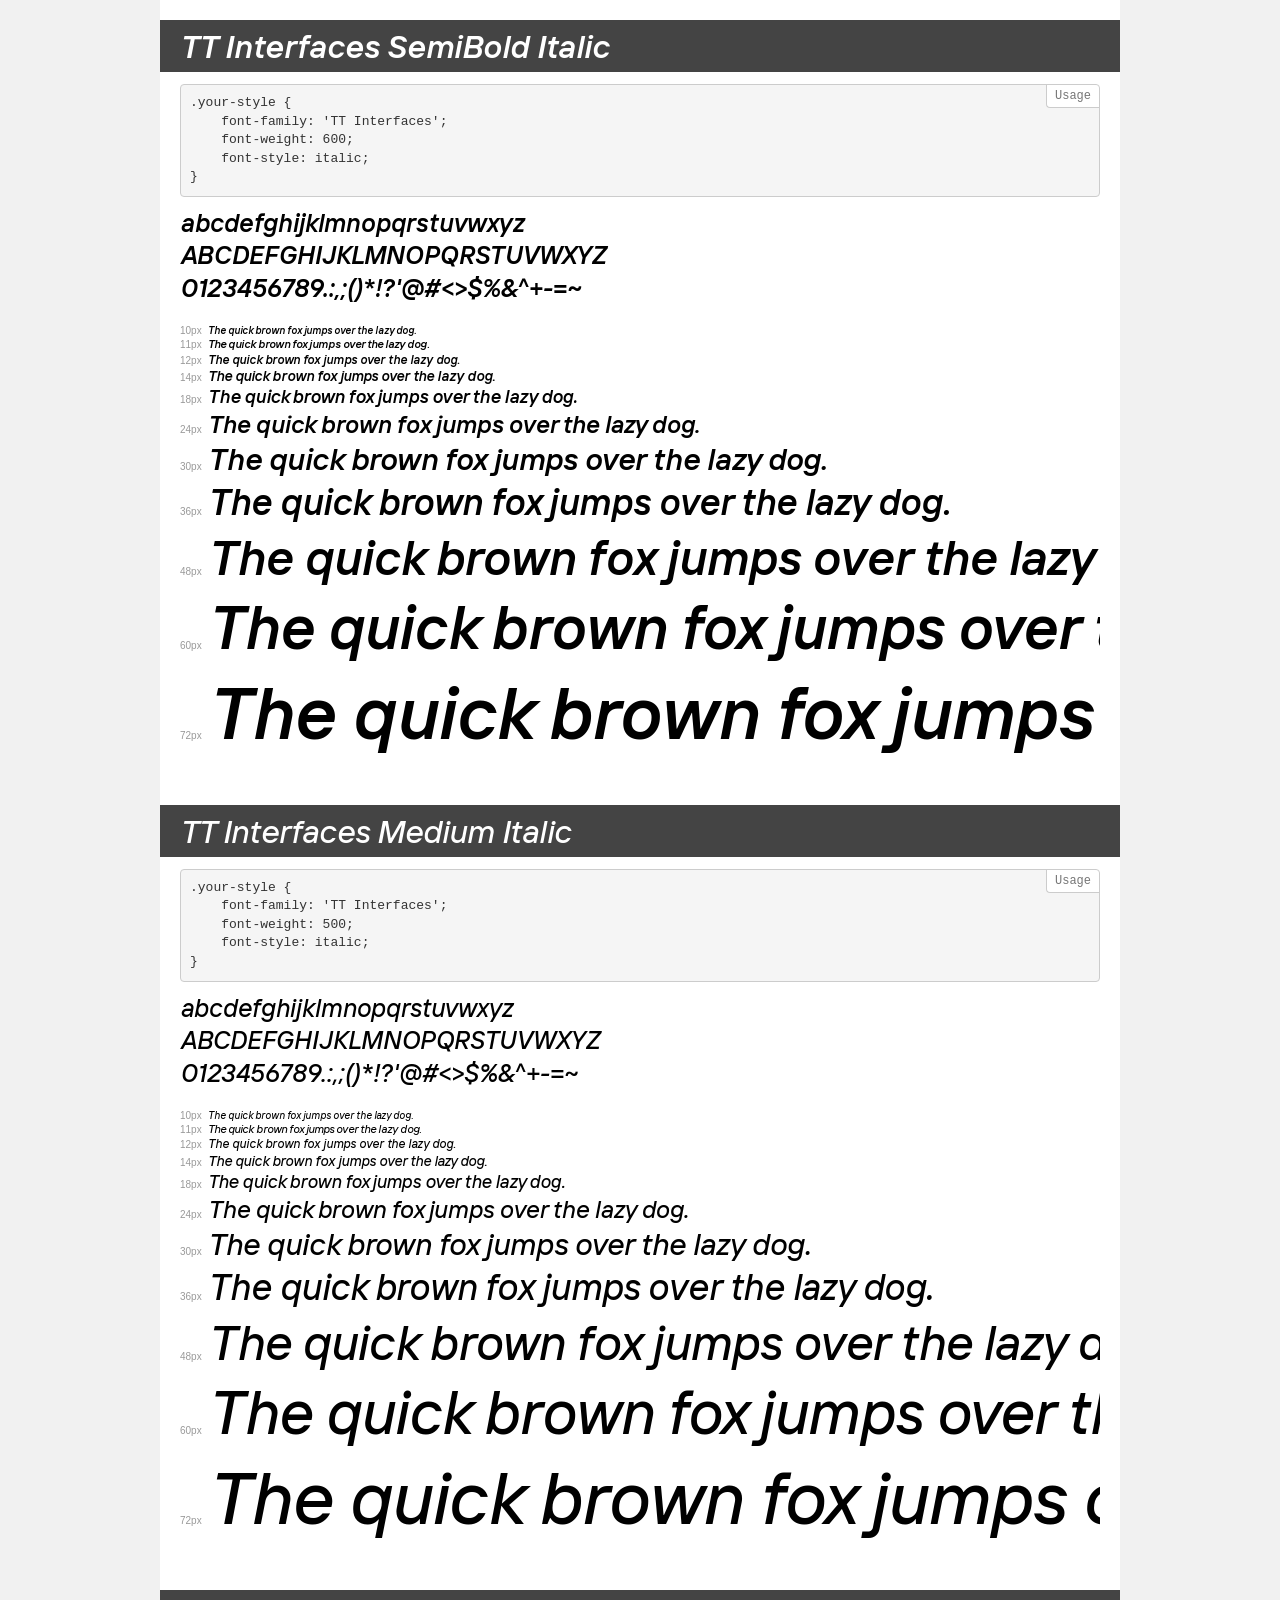
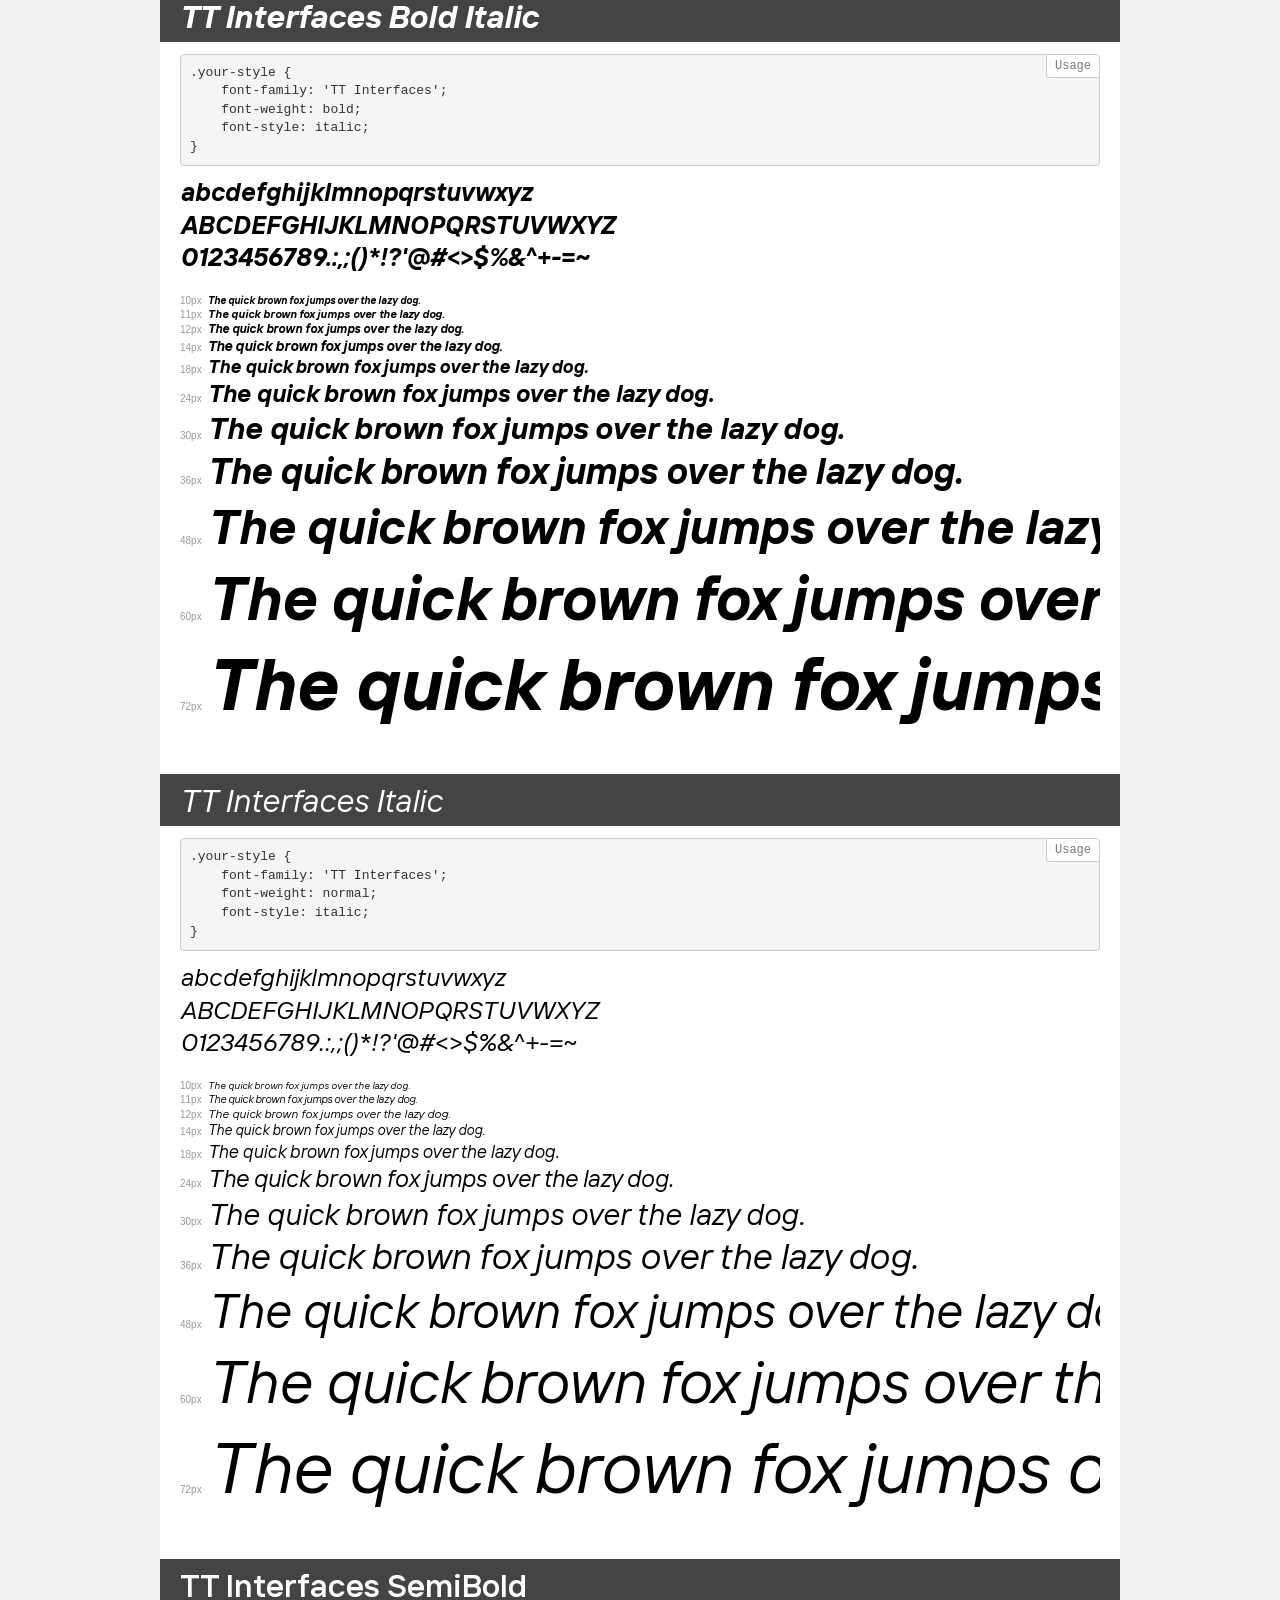
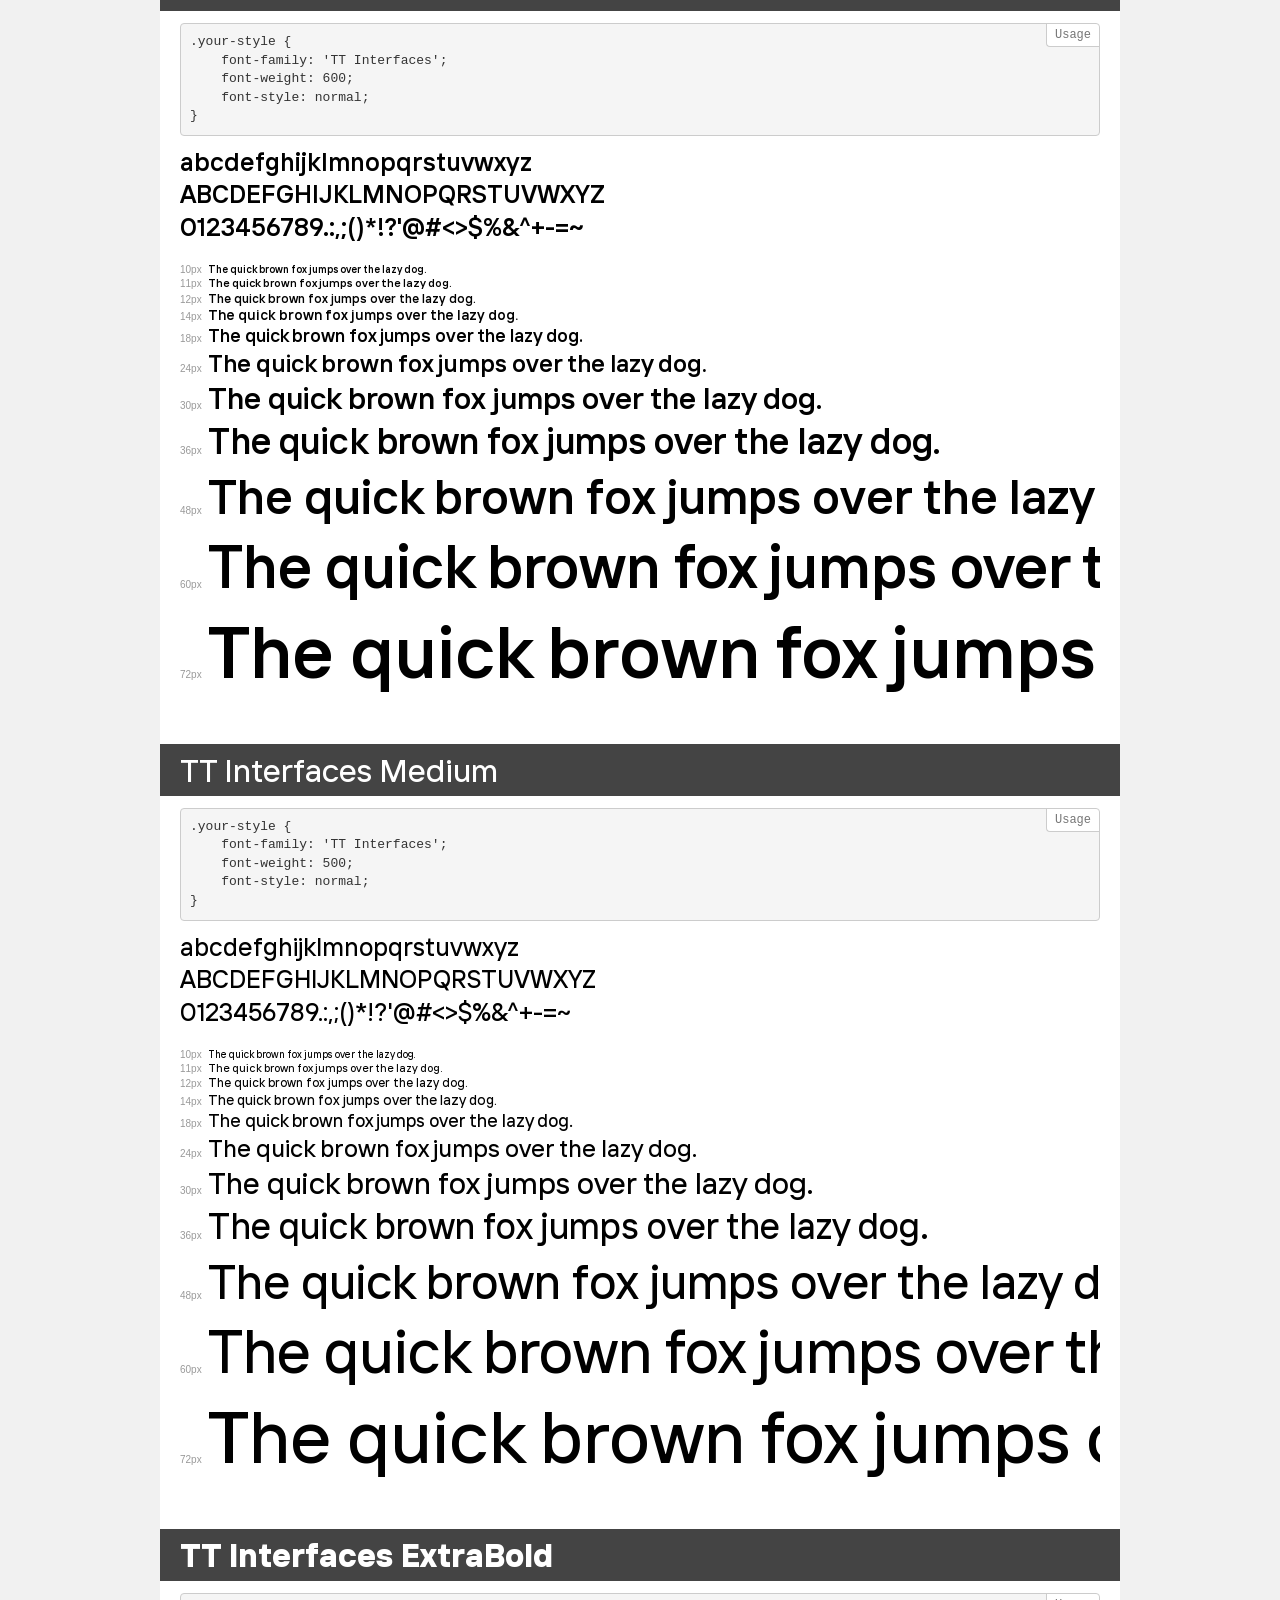
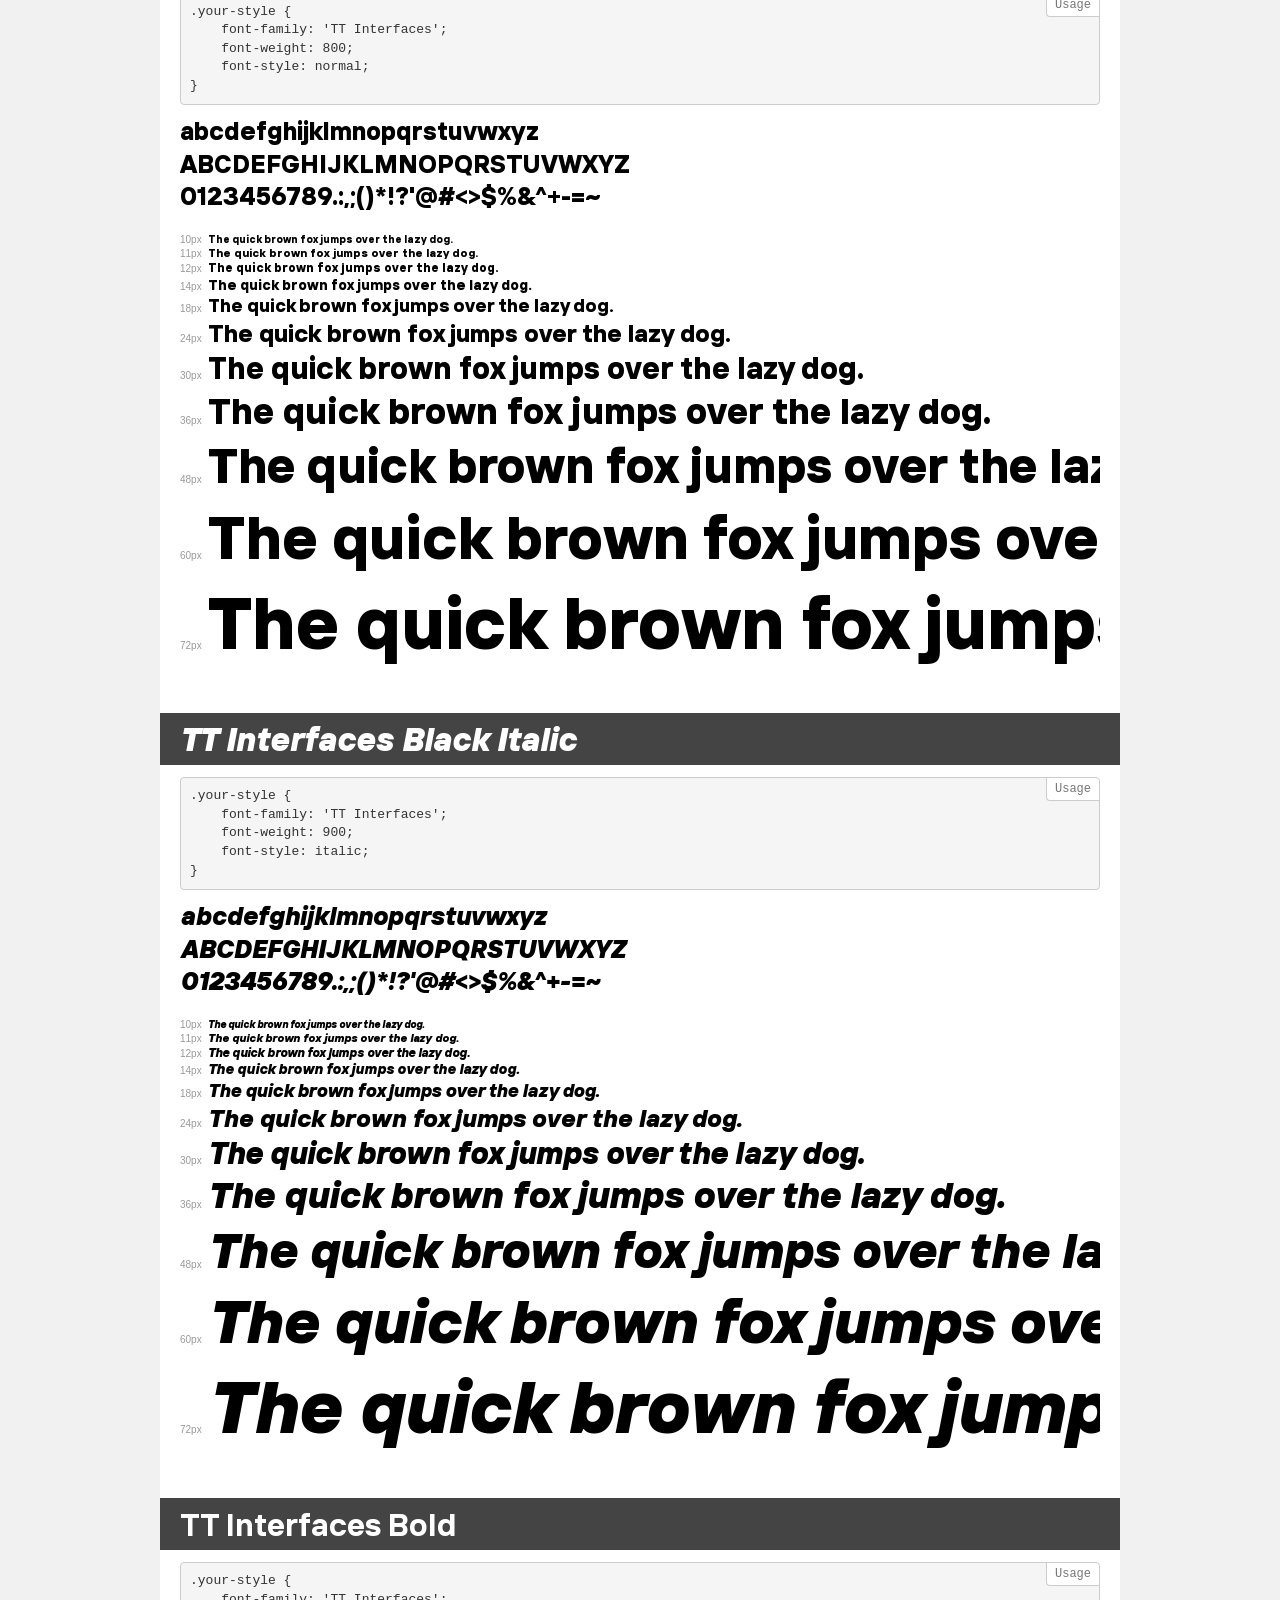
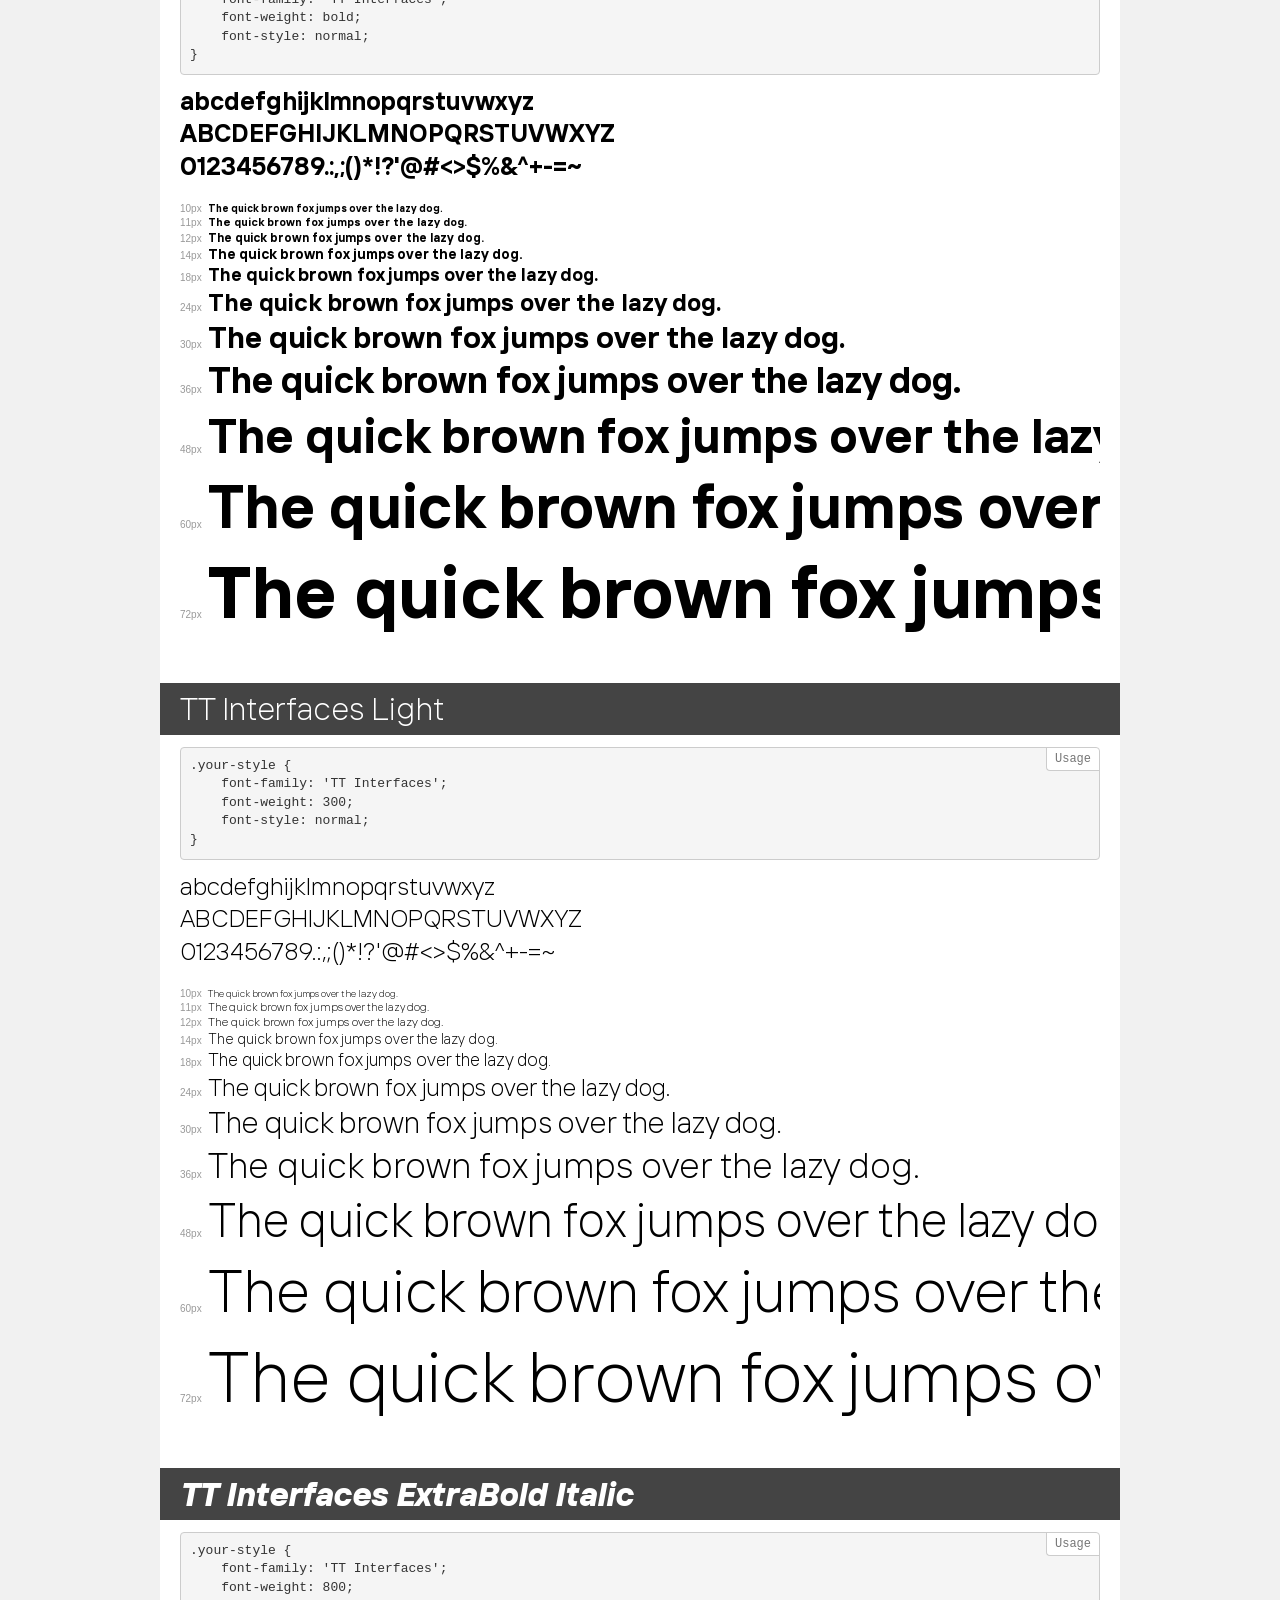
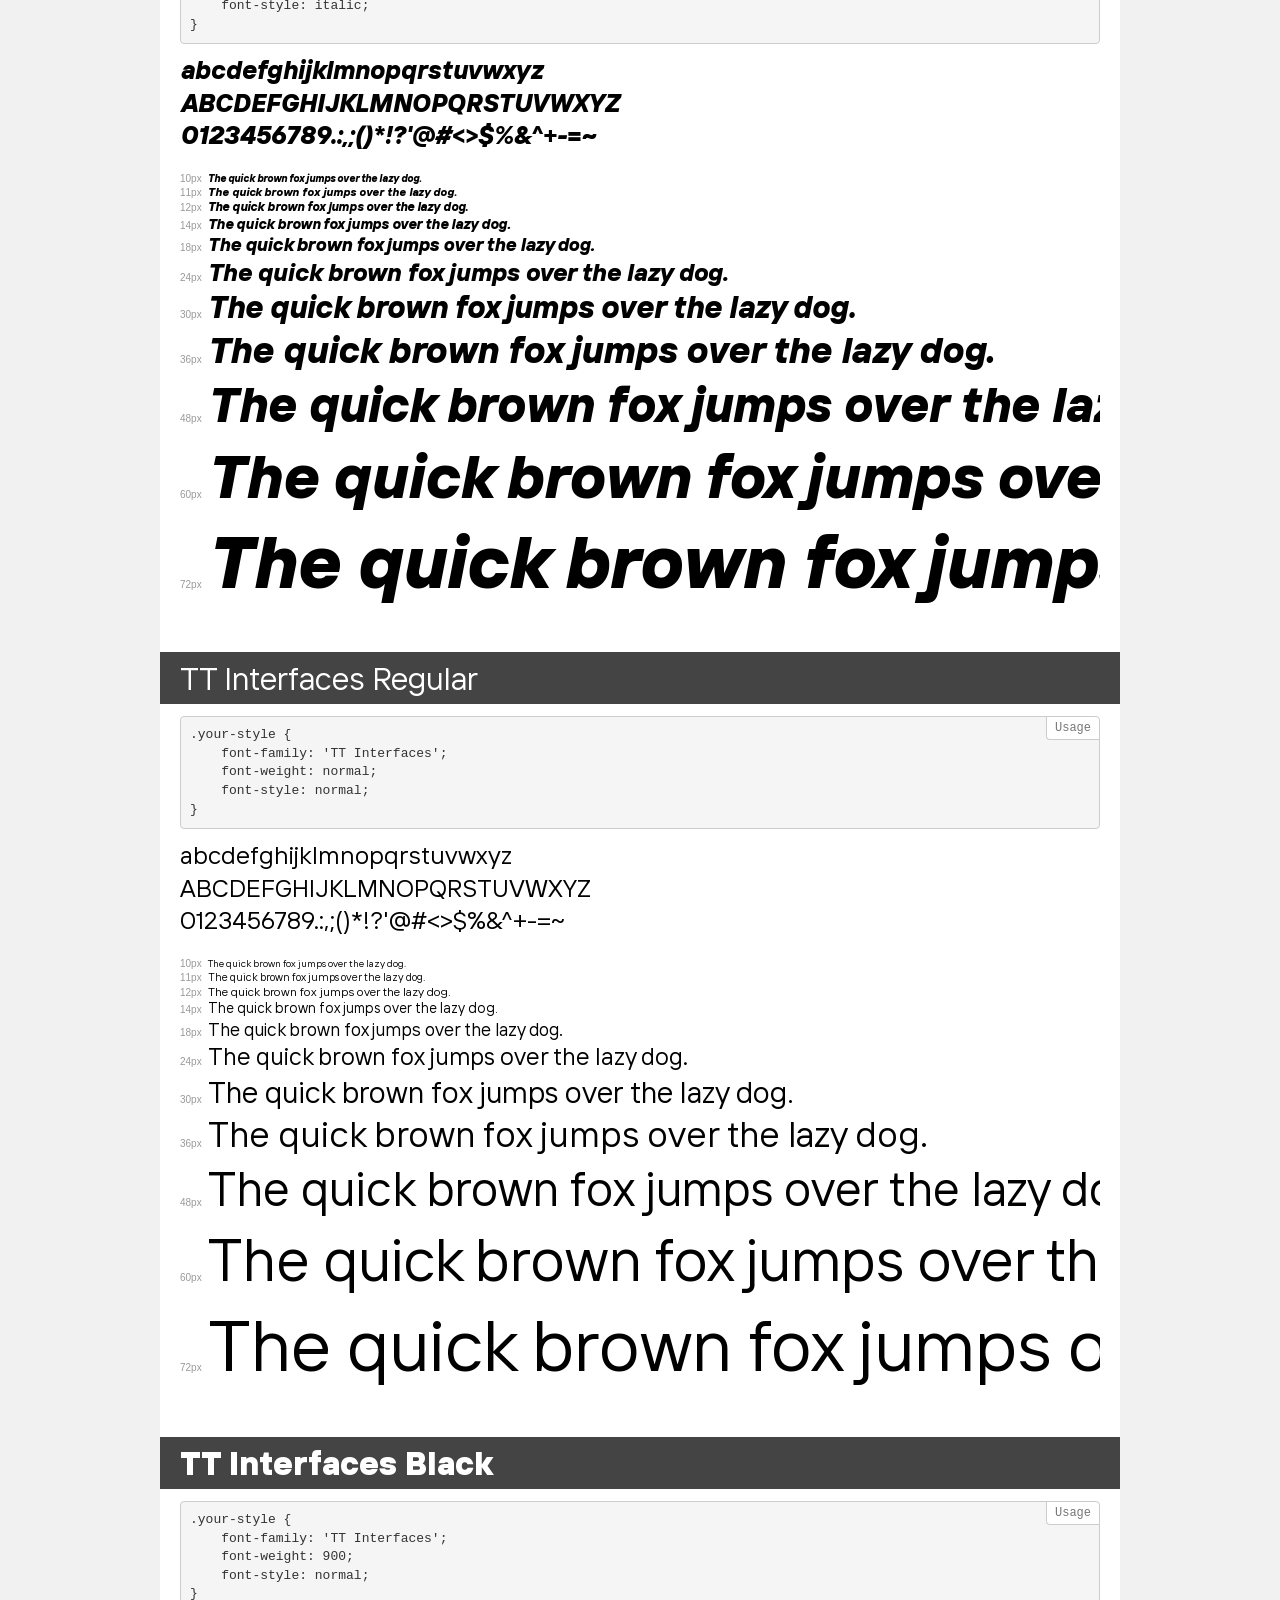
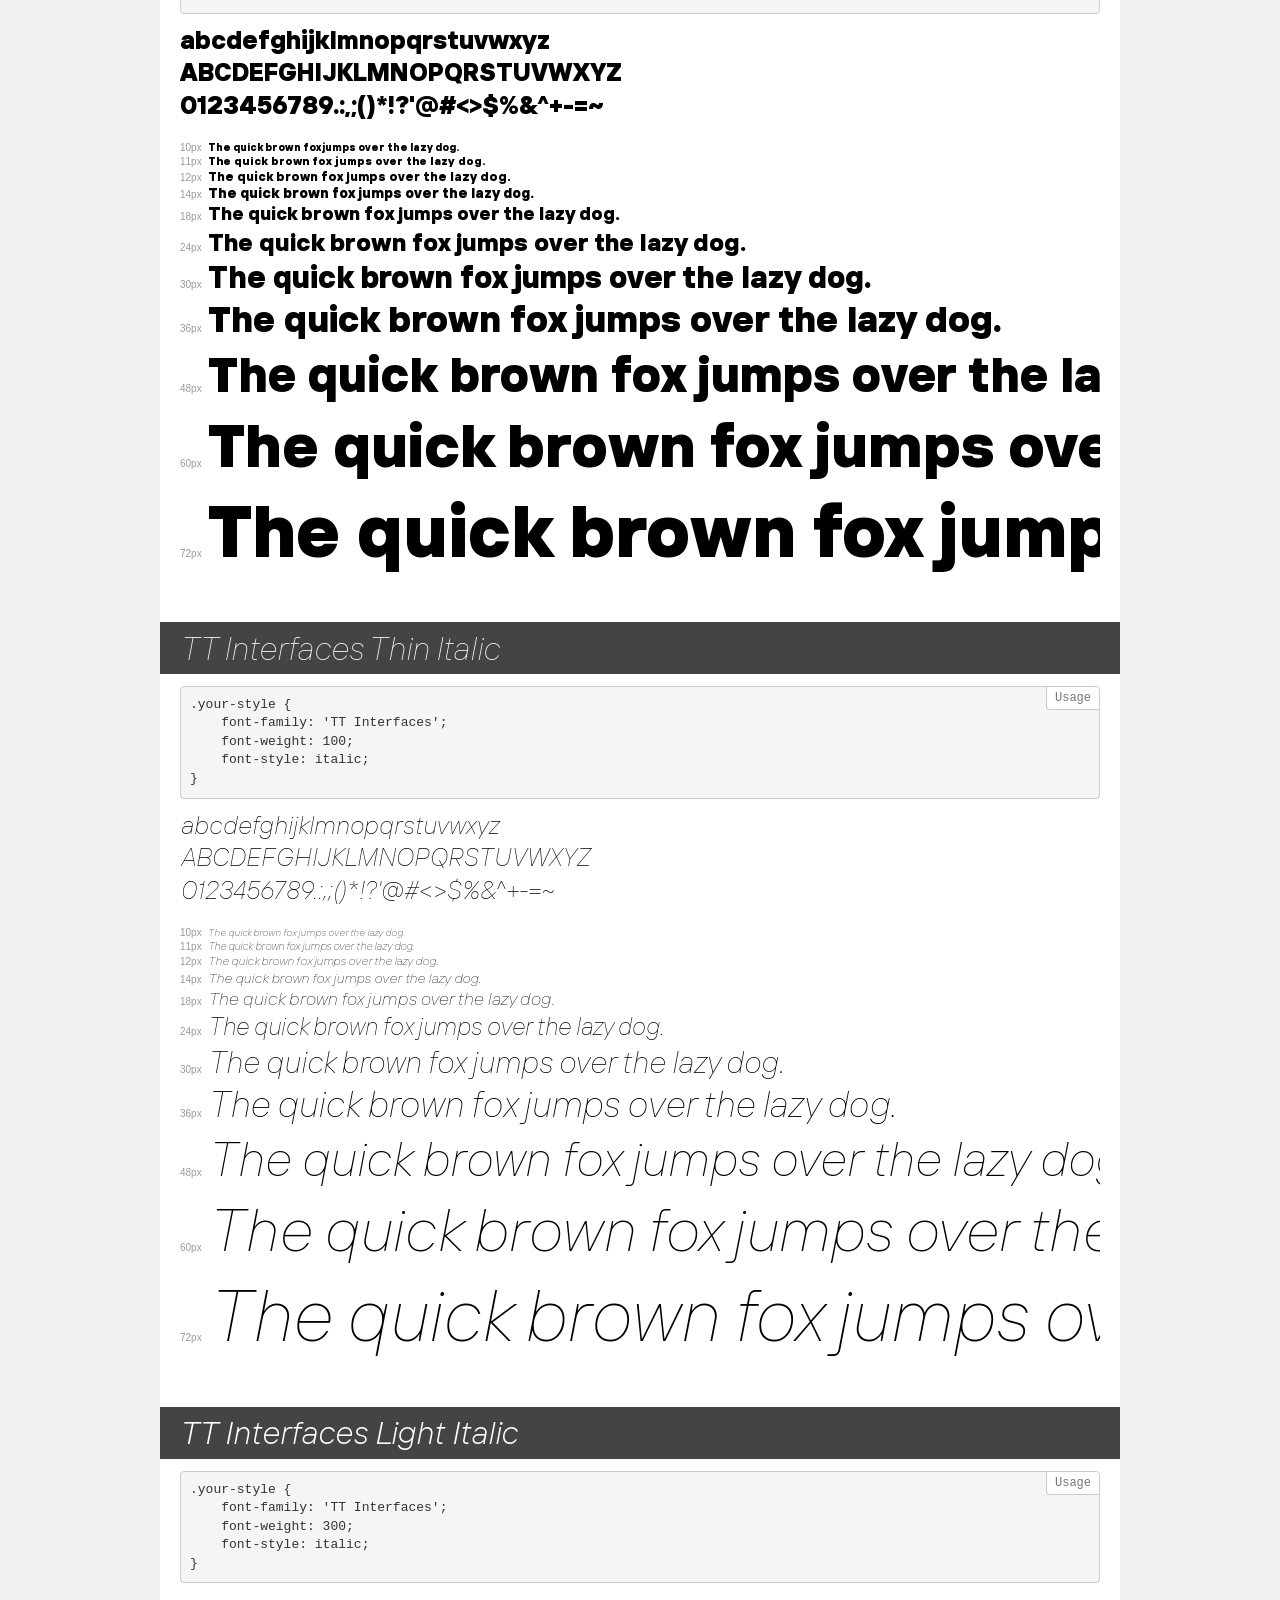
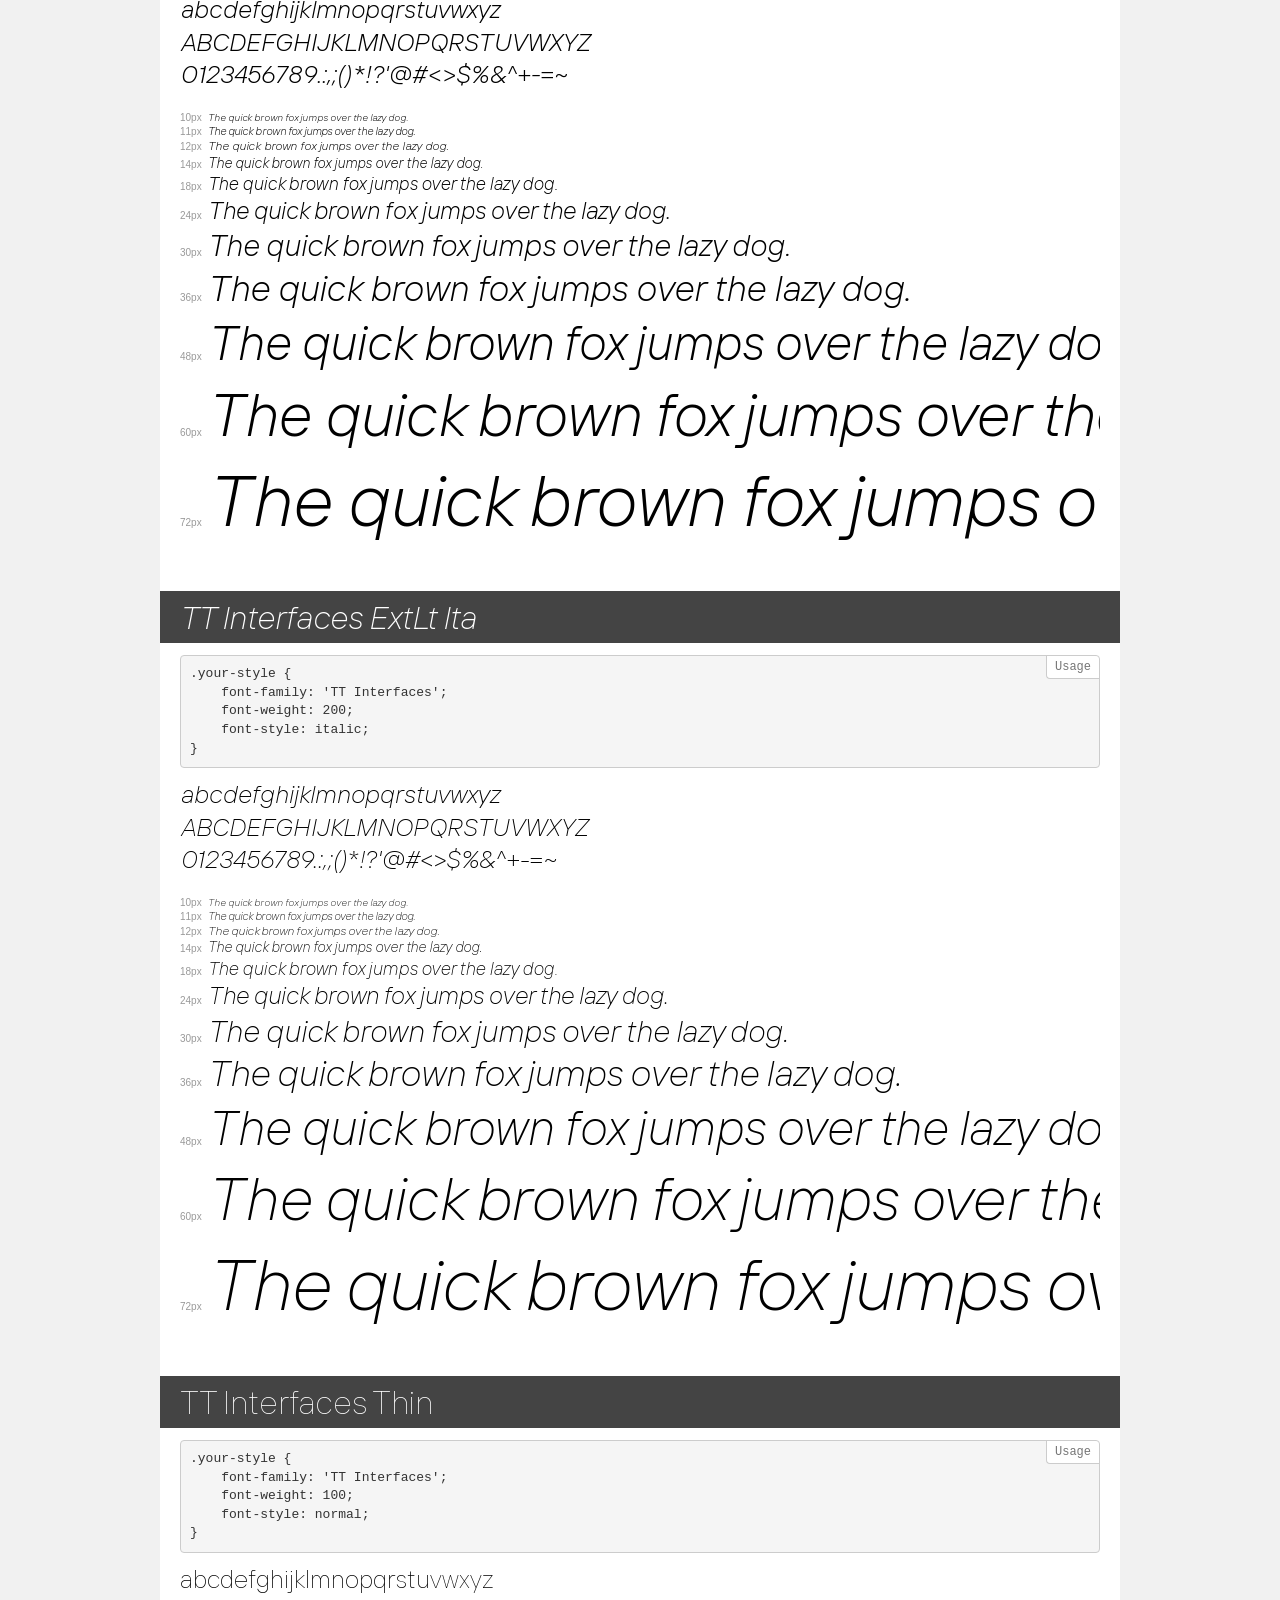
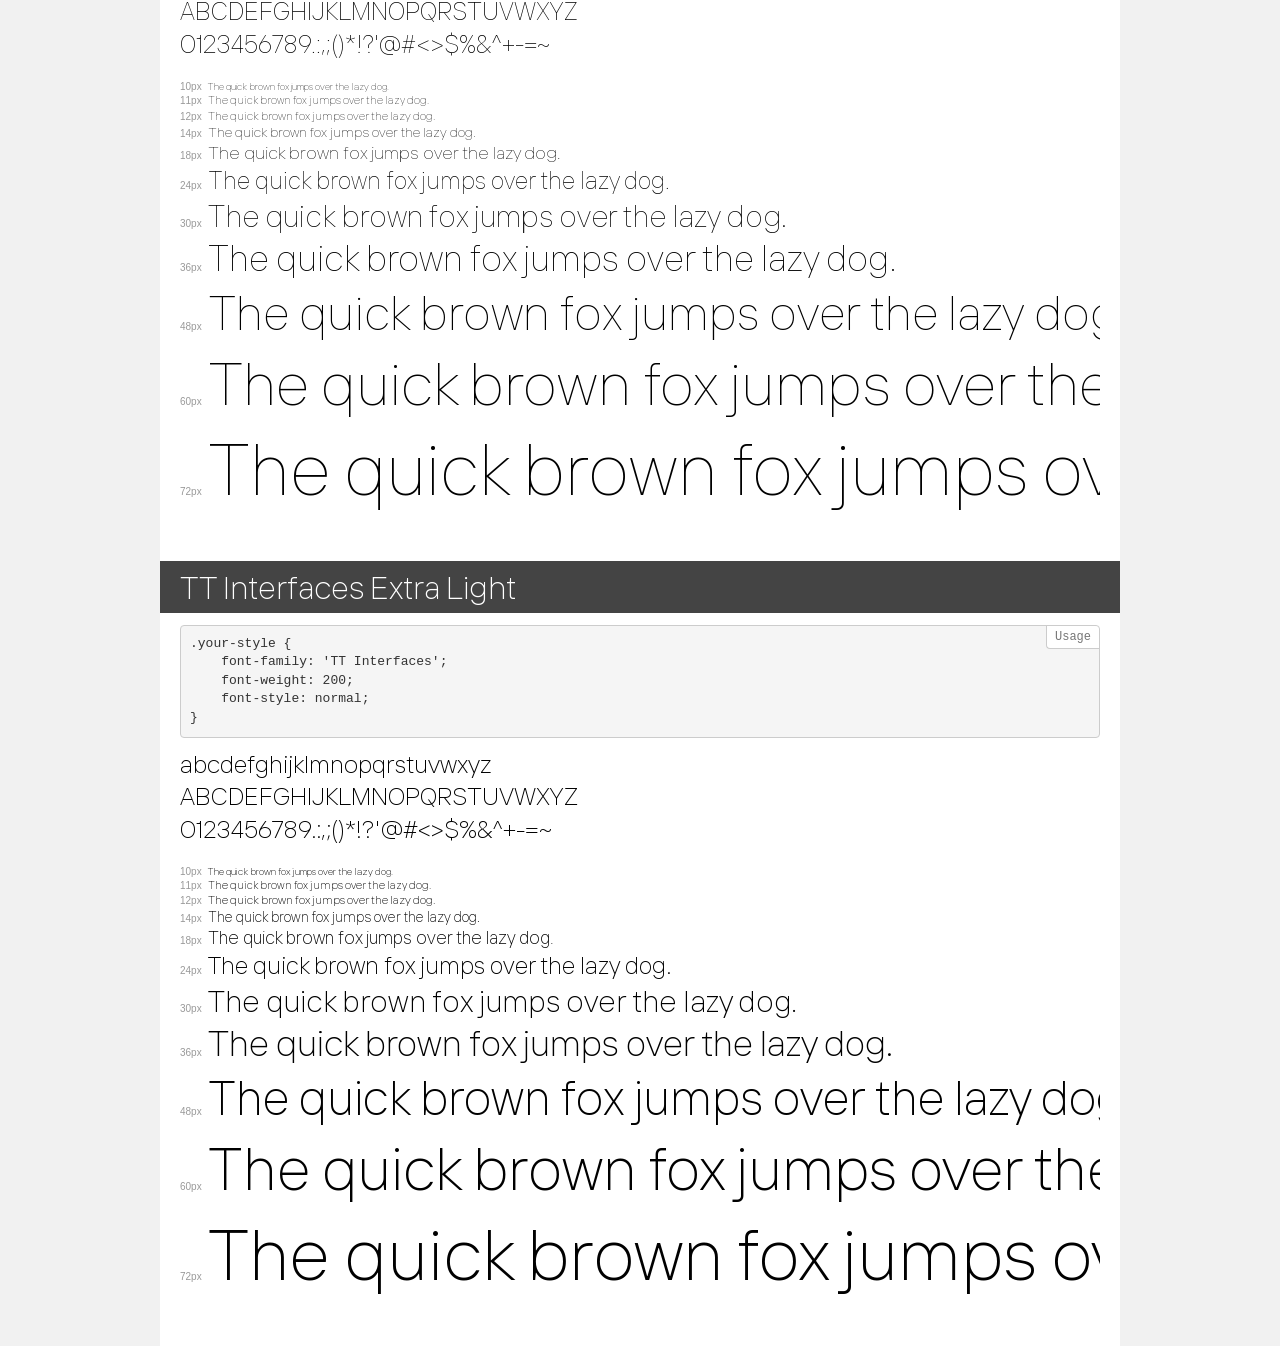
<file: font/demo.html>
<!DOCTYPE html>
<html>
<head>
    <meta charset="utf-8">
    <meta http-equiv="X-UA-Compatible" content="IE=edge">
    <meta name="viewport" content="width=device-width, initial-scale=1">
    <meta name="robots" content="noindex, noarchive">
    <meta name="format-detection" content="telephone=no">
    <title>Transfonter demo</title>
    <link href="stylesheet.css" rel="stylesheet">
    <style>
        /*
        http://meyerweb.com/eric/tools/css/reset/
        v2.0 | 20110126
        License: none (public domain)
        */
        html, body, div, span, applet, object, iframe,
        h1, h2, h3, h4, h5, h6, p, blockquote, pre,
        a, abbr, acronym, address, big, cite, code,
        del, dfn, em, img, ins, kbd, q, s, samp,
        small, strike, strong, sub, sup, tt, var,
        b, u, i, center,
        dl, dt, dd, ol, ul, li,
        fieldset, form, label, legend,
        table, caption, tbody, tfoot, thead, tr, th, td,
        article, aside, canvas, details, embed,
        figure, figcaption, footer, header, hgroup,
        menu, nav, output, ruby, section, summary,
        time, mark, audio, video {
            margin: 0;
            padding: 0;
            border: 0;
            font-size: 100%;
            font: inherit;
            vertical-align: baseline;
        }
        /* HTML5 display-role reset for older browsers */
        article, aside, details, figcaption, figure,
        footer, header, hgroup, menu, nav, section {
            display: block;
        }
        body {
            line-height: 1;
        }
        ol, ul {
            list-style: none;
        }
        blockquote, q {
            quotes: none;
        }
        blockquote:before, blockquote:after,
        q:before, q:after {
            content: '';
            content: none;
        }
        table {
            border-collapse: collapse;
            border-spacing: 0;
        }
        /* common styles */
        body {
            background: #f1f1f1;
            color: #000;
        }
        .page {
            background: #fff;
            width: 920px;
            margin: 0 auto;
            padding: 20px 20px 0 20px;
            overflow: hidden;
        }
        .font-container {
            overflow-x: auto;
            overflow-y: hidden;
            margin-bottom: 40px;
            line-height: 1.3;
            white-space: nowrap;
            padding-bottom: 5px;
        }
        h1 {
            position: relative;
            background: #444;
            font-size: 32px;
            color: #fff;
            padding: 10px 20px;
            margin: 0 -20px 12px -20px;
        }
        .letters {
            font-size: 25px;
            margin-bottom: 20px;
        }
        .s10:before {
            content: '10px';
        }
        .s11:before {
            content: '11px';
        }
        .s12:before {
            content: '12px';
        }
        .s14:before {
            content: '14px';
        }
        .s18:before {
            content: '18px';
        }
        .s24:before {
            content: '24px';
        }
        .s30:before {
            content: '30px';
        }
        .s36:before {
            content: '36px';
        }
        .s48:before {
            content: '48px';
        }
        .s60:before {
            content: '60px';
        }
        .s72:before {
            content: '72px';
        }
        .s10:before, .s11:before, .s12:before, .s14:before,
        .s18:before, .s24:before, .s30:before, .s36:before,
        .s48:before, .s60:before, .s72:before {
            font-family: Arial, sans-serif;
            font-size: 10px;
            font-weight: normal;
            font-style: normal;
            color: #999;
            padding-right: 6px;
        }
        pre {
            display: block;
            position: relative;
            padding: 9px;
            margin: 0 0 10px;
            font-family: Monaco, Menlo, Consolas, "Courier New", monospace !important;
            font-size: 13px;
            line-height: 1.428571429;
            color: #333;
            font-weight: normal !important;
            font-style: normal !important;
            background-color: #f5f5f5;
            border: 1px solid #ccc;
            overflow-x: auto;
            border-radius: 4px;
        }
        pre:after {
            display: block;
            position: absolute;
            right: 0;
            top: 0;
            content: 'Usage';
            line-height: 1;
            padding: 5px 8px;
            font-size: 12px;
            color: #767676;
            background-color: #fff;
            border: 1px solid #ccc;
            border-right: none;
            border-top: none;
            border-radius: 0 4px 0 4px;
            z-index: 10;
        }
        /* responsive */
        @media (max-width: 959px) {
            .page {
                width: auto;
                margin: 0;
            }
        }
    </style>
</head>
<body>
<div class="page">
    <div class="demo" style="font-family: 'TT Interfaces'; font-weight: 600; font-style: italic;">
        <h1>TT Interfaces SemiBold Italic</h1>
        <pre>.your-style {
    font-family: 'TT Interfaces';
    font-weight: 600;
    font-style: italic;
}</pre>
        <div class="font-container">
            <p class="letters">
                abcdefghijklmnopqrstuvwxyz<br>
ABCDEFGHIJKLMNOPQRSTUVWXYZ<br>
                0123456789.:,;()*!?'@#<>$%&^+-=~
            </p>
            <p class="s10" style="font-size: 10px;">The quick brown fox jumps over the lazy dog.</p>
            <p class="s11" style="font-size: 11px;">The quick brown fox jumps over the lazy dog.</p>
            <p class="s12" style="font-size: 12px;">The quick brown fox jumps over the lazy dog.</p>
            <p class="s14" style="font-size: 14px;">The quick brown fox jumps over the lazy dog.</p>
            <p class="s18" style="font-size: 18px;">The quick brown fox jumps over the lazy dog.</p>
            <p class="s24" style="font-size: 24px;">The quick brown fox jumps over the lazy dog.</p>
            <p class="s30" style="font-size: 30px;">The quick brown fox jumps over the lazy dog.</p>
            <p class="s36" style="font-size: 36px;">The quick brown fox jumps over the lazy dog.</p>
            <p class="s48" style="font-size: 48px;">The quick brown fox jumps over the lazy dog.</p>
            <p class="s60" style="font-size: 60px;">The quick brown fox jumps over the lazy dog.</p>
            <p class="s72" style="font-size: 72px;">The quick brown fox jumps over the lazy dog.</p>
        </div>
    </div>
    <div class="demo" style="font-family: 'TT Interfaces'; font-weight: 500; font-style: italic;">
        <h1>TT Interfaces Medium Italic</h1>
        <pre>.your-style {
    font-family: 'TT Interfaces';
    font-weight: 500;
    font-style: italic;
}</pre>
        <div class="font-container">
            <p class="letters">
                abcdefghijklmnopqrstuvwxyz<br>
ABCDEFGHIJKLMNOPQRSTUVWXYZ<br>
                0123456789.:,;()*!?'@#<>$%&^+-=~
            </p>
            <p class="s10" style="font-size: 10px;">The quick brown fox jumps over the lazy dog.</p>
            <p class="s11" style="font-size: 11px;">The quick brown fox jumps over the lazy dog.</p>
            <p class="s12" style="font-size: 12px;">The quick brown fox jumps over the lazy dog.</p>
            <p class="s14" style="font-size: 14px;">The quick brown fox jumps over the lazy dog.</p>
            <p class="s18" style="font-size: 18px;">The quick brown fox jumps over the lazy dog.</p>
            <p class="s24" style="font-size: 24px;">The quick brown fox jumps over the lazy dog.</p>
            <p class="s30" style="font-size: 30px;">The quick brown fox jumps over the lazy dog.</p>
            <p class="s36" style="font-size: 36px;">The quick brown fox jumps over the lazy dog.</p>
            <p class="s48" style="font-size: 48px;">The quick brown fox jumps over the lazy dog.</p>
            <p class="s60" style="font-size: 60px;">The quick brown fox jumps over the lazy dog.</p>
            <p class="s72" style="font-size: 72px;">The quick brown fox jumps over the lazy dog.</p>
        </div>
    </div>
    <div class="demo" style="font-family: 'TT Interfaces'; font-weight: bold; font-style: italic;">
        <h1>TT Interfaces Bold Italic</h1>
        <pre>.your-style {
    font-family: 'TT Interfaces';
    font-weight: bold;
    font-style: italic;
}</pre>
        <div class="font-container">
            <p class="letters">
                abcdefghijklmnopqrstuvwxyz<br>
ABCDEFGHIJKLMNOPQRSTUVWXYZ<br>
                0123456789.:,;()*!?'@#<>$%&^+-=~
            </p>
            <p class="s10" style="font-size: 10px;">The quick brown fox jumps over the lazy dog.</p>
            <p class="s11" style="font-size: 11px;">The quick brown fox jumps over the lazy dog.</p>
            <p class="s12" style="font-size: 12px;">The quick brown fox jumps over the lazy dog.</p>
            <p class="s14" style="font-size: 14px;">The quick brown fox jumps over the lazy dog.</p>
            <p class="s18" style="font-size: 18px;">The quick brown fox jumps over the lazy dog.</p>
            <p class="s24" style="font-size: 24px;">The quick brown fox jumps over the lazy dog.</p>
            <p class="s30" style="font-size: 30px;">The quick brown fox jumps over the lazy dog.</p>
            <p class="s36" style="font-size: 36px;">The quick brown fox jumps over the lazy dog.</p>
            <p class="s48" style="font-size: 48px;">The quick brown fox jumps over the lazy dog.</p>
            <p class="s60" style="font-size: 60px;">The quick brown fox jumps over the lazy dog.</p>
            <p class="s72" style="font-size: 72px;">The quick brown fox jumps over the lazy dog.</p>
        </div>
    </div>
    <div class="demo" style="font-family: 'TT Interfaces'; font-weight: normal; font-style: italic;">
        <h1>TT Interfaces Italic</h1>
        <pre>.your-style {
    font-family: 'TT Interfaces';
    font-weight: normal;
    font-style: italic;
}</pre>
        <div class="font-container">
            <p class="letters">
                abcdefghijklmnopqrstuvwxyz<br>
ABCDEFGHIJKLMNOPQRSTUVWXYZ<br>
                0123456789.:,;()*!?'@#<>$%&^+-=~
            </p>
            <p class="s10" style="font-size: 10px;">The quick brown fox jumps over the lazy dog.</p>
            <p class="s11" style="font-size: 11px;">The quick brown fox jumps over the lazy dog.</p>
            <p class="s12" style="font-size: 12px;">The quick brown fox jumps over the lazy dog.</p>
            <p class="s14" style="font-size: 14px;">The quick brown fox jumps over the lazy dog.</p>
            <p class="s18" style="font-size: 18px;">The quick brown fox jumps over the lazy dog.</p>
            <p class="s24" style="font-size: 24px;">The quick brown fox jumps over the lazy dog.</p>
            <p class="s30" style="font-size: 30px;">The quick brown fox jumps over the lazy dog.</p>
            <p class="s36" style="font-size: 36px;">The quick brown fox jumps over the lazy dog.</p>
            <p class="s48" style="font-size: 48px;">The quick brown fox jumps over the lazy dog.</p>
            <p class="s60" style="font-size: 60px;">The quick brown fox jumps over the lazy dog.</p>
            <p class="s72" style="font-size: 72px;">The quick brown fox jumps over the lazy dog.</p>
        </div>
    </div>
    <div class="demo" style="font-family: 'TT Interfaces'; font-weight: 600; font-style: normal;">
        <h1>TT Interfaces SemiBold</h1>
        <pre>.your-style {
    font-family: 'TT Interfaces';
    font-weight: 600;
    font-style: normal;
}</pre>
        <div class="font-container">
            <p class="letters">
                abcdefghijklmnopqrstuvwxyz<br>
ABCDEFGHIJKLMNOPQRSTUVWXYZ<br>
                0123456789.:,;()*!?'@#<>$%&^+-=~
            </p>
            <p class="s10" style="font-size: 10px;">The quick brown fox jumps over the lazy dog.</p>
            <p class="s11" style="font-size: 11px;">The quick brown fox jumps over the lazy dog.</p>
            <p class="s12" style="font-size: 12px;">The quick brown fox jumps over the lazy dog.</p>
            <p class="s14" style="font-size: 14px;">The quick brown fox jumps over the lazy dog.</p>
            <p class="s18" style="font-size: 18px;">The quick brown fox jumps over the lazy dog.</p>
            <p class="s24" style="font-size: 24px;">The quick brown fox jumps over the lazy dog.</p>
            <p class="s30" style="font-size: 30px;">The quick brown fox jumps over the lazy dog.</p>
            <p class="s36" style="font-size: 36px;">The quick brown fox jumps over the lazy dog.</p>
            <p class="s48" style="font-size: 48px;">The quick brown fox jumps over the lazy dog.</p>
            <p class="s60" style="font-size: 60px;">The quick brown fox jumps over the lazy dog.</p>
            <p class="s72" style="font-size: 72px;">The quick brown fox jumps over the lazy dog.</p>
        </div>
    </div>
    <div class="demo" style="font-family: 'TT Interfaces'; font-weight: 500; font-style: normal;">
        <h1>TT Interfaces Medium</h1>
        <pre>.your-style {
    font-family: 'TT Interfaces';
    font-weight: 500;
    font-style: normal;
}</pre>
        <div class="font-container">
            <p class="letters">
                abcdefghijklmnopqrstuvwxyz<br>
ABCDEFGHIJKLMNOPQRSTUVWXYZ<br>
                0123456789.:,;()*!?'@#<>$%&^+-=~
            </p>
            <p class="s10" style="font-size: 10px;">The quick brown fox jumps over the lazy dog.</p>
            <p class="s11" style="font-size: 11px;">The quick brown fox jumps over the lazy dog.</p>
            <p class="s12" style="font-size: 12px;">The quick brown fox jumps over the lazy dog.</p>
            <p class="s14" style="font-size: 14px;">The quick brown fox jumps over the lazy dog.</p>
            <p class="s18" style="font-size: 18px;">The quick brown fox jumps over the lazy dog.</p>
            <p class="s24" style="font-size: 24px;">The quick brown fox jumps over the lazy dog.</p>
            <p class="s30" style="font-size: 30px;">The quick brown fox jumps over the lazy dog.</p>
            <p class="s36" style="font-size: 36px;">The quick brown fox jumps over the lazy dog.</p>
            <p class="s48" style="font-size: 48px;">The quick brown fox jumps over the lazy dog.</p>
            <p class="s60" style="font-size: 60px;">The quick brown fox jumps over the lazy dog.</p>
            <p class="s72" style="font-size: 72px;">The quick brown fox jumps over the lazy dog.</p>
        </div>
    </div>
    <div class="demo" style="font-family: 'TT Interfaces'; font-weight: 800; font-style: normal;">
        <h1>TT Interfaces ExtraBold</h1>
        <pre>.your-style {
    font-family: 'TT Interfaces';
    font-weight: 800;
    font-style: normal;
}</pre>
        <div class="font-container">
            <p class="letters">
                abcdefghijklmnopqrstuvwxyz<br>
ABCDEFGHIJKLMNOPQRSTUVWXYZ<br>
                0123456789.:,;()*!?'@#<>$%&^+-=~
            </p>
            <p class="s10" style="font-size: 10px;">The quick brown fox jumps over the lazy dog.</p>
            <p class="s11" style="font-size: 11px;">The quick brown fox jumps over the lazy dog.</p>
            <p class="s12" style="font-size: 12px;">The quick brown fox jumps over the lazy dog.</p>
            <p class="s14" style="font-size: 14px;">The quick brown fox jumps over the lazy dog.</p>
            <p class="s18" style="font-size: 18px;">The quick brown fox jumps over the lazy dog.</p>
            <p class="s24" style="font-size: 24px;">The quick brown fox jumps over the lazy dog.</p>
            <p class="s30" style="font-size: 30px;">The quick brown fox jumps over the lazy dog.</p>
            <p class="s36" style="font-size: 36px;">The quick brown fox jumps over the lazy dog.</p>
            <p class="s48" style="font-size: 48px;">The quick brown fox jumps over the lazy dog.</p>
            <p class="s60" style="font-size: 60px;">The quick brown fox jumps over the lazy dog.</p>
            <p class="s72" style="font-size: 72px;">The quick brown fox jumps over the lazy dog.</p>
        </div>
    </div>
    <div class="demo" style="font-family: 'TT Interfaces'; font-weight: 900; font-style: italic;">
        <h1>TT Interfaces Black Italic</h1>
        <pre>.your-style {
    font-family: 'TT Interfaces';
    font-weight: 900;
    font-style: italic;
}</pre>
        <div class="font-container">
            <p class="letters">
                abcdefghijklmnopqrstuvwxyz<br>
ABCDEFGHIJKLMNOPQRSTUVWXYZ<br>
                0123456789.:,;()*!?'@#<>$%&^+-=~
            </p>
            <p class="s10" style="font-size: 10px;">The quick brown fox jumps over the lazy dog.</p>
            <p class="s11" style="font-size: 11px;">The quick brown fox jumps over the lazy dog.</p>
            <p class="s12" style="font-size: 12px;">The quick brown fox jumps over the lazy dog.</p>
            <p class="s14" style="font-size: 14px;">The quick brown fox jumps over the lazy dog.</p>
            <p class="s18" style="font-size: 18px;">The quick brown fox jumps over the lazy dog.</p>
            <p class="s24" style="font-size: 24px;">The quick brown fox jumps over the lazy dog.</p>
            <p class="s30" style="font-size: 30px;">The quick brown fox jumps over the lazy dog.</p>
            <p class="s36" style="font-size: 36px;">The quick brown fox jumps over the lazy dog.</p>
            <p class="s48" style="font-size: 48px;">The quick brown fox jumps over the lazy dog.</p>
            <p class="s60" style="font-size: 60px;">The quick brown fox jumps over the lazy dog.</p>
            <p class="s72" style="font-size: 72px;">The quick brown fox jumps over the lazy dog.</p>
        </div>
    </div>
    <div class="demo" style="font-family: 'TT Interfaces'; font-weight: bold; font-style: normal;">
        <h1>TT Interfaces Bold</h1>
        <pre>.your-style {
    font-family: 'TT Interfaces';
    font-weight: bold;
    font-style: normal;
}</pre>
        <div class="font-container">
            <p class="letters">
                abcdefghijklmnopqrstuvwxyz<br>
ABCDEFGHIJKLMNOPQRSTUVWXYZ<br>
                0123456789.:,;()*!?'@#<>$%&^+-=~
            </p>
            <p class="s10" style="font-size: 10px;">The quick brown fox jumps over the lazy dog.</p>
            <p class="s11" style="font-size: 11px;">The quick brown fox jumps over the lazy dog.</p>
            <p class="s12" style="font-size: 12px;">The quick brown fox jumps over the lazy dog.</p>
            <p class="s14" style="font-size: 14px;">The quick brown fox jumps over the lazy dog.</p>
            <p class="s18" style="font-size: 18px;">The quick brown fox jumps over the lazy dog.</p>
            <p class="s24" style="font-size: 24px;">The quick brown fox jumps over the lazy dog.</p>
            <p class="s30" style="font-size: 30px;">The quick brown fox jumps over the lazy dog.</p>
            <p class="s36" style="font-size: 36px;">The quick brown fox jumps over the lazy dog.</p>
            <p class="s48" style="font-size: 48px;">The quick brown fox jumps over the lazy dog.</p>
            <p class="s60" style="font-size: 60px;">The quick brown fox jumps over the lazy dog.</p>
            <p class="s72" style="font-size: 72px;">The quick brown fox jumps over the lazy dog.</p>
        </div>
    </div>
    <div class="demo" style="font-family: 'TT Interfaces'; font-weight: 300; font-style: normal;">
        <h1>TT Interfaces Light</h1>
        <pre>.your-style {
    font-family: 'TT Interfaces';
    font-weight: 300;
    font-style: normal;
}</pre>
        <div class="font-container">
            <p class="letters">
                abcdefghijklmnopqrstuvwxyz<br>
ABCDEFGHIJKLMNOPQRSTUVWXYZ<br>
                0123456789.:,;()*!?'@#<>$%&^+-=~
            </p>
            <p class="s10" style="font-size: 10px;">The quick brown fox jumps over the lazy dog.</p>
            <p class="s11" style="font-size: 11px;">The quick brown fox jumps over the lazy dog.</p>
            <p class="s12" style="font-size: 12px;">The quick brown fox jumps over the lazy dog.</p>
            <p class="s14" style="font-size: 14px;">The quick brown fox jumps over the lazy dog.</p>
            <p class="s18" style="font-size: 18px;">The quick brown fox jumps over the lazy dog.</p>
            <p class="s24" style="font-size: 24px;">The quick brown fox jumps over the lazy dog.</p>
            <p class="s30" style="font-size: 30px;">The quick brown fox jumps over the lazy dog.</p>
            <p class="s36" style="font-size: 36px;">The quick brown fox jumps over the lazy dog.</p>
            <p class="s48" style="font-size: 48px;">The quick brown fox jumps over the lazy dog.</p>
            <p class="s60" style="font-size: 60px;">The quick brown fox jumps over the lazy dog.</p>
            <p class="s72" style="font-size: 72px;">The quick brown fox jumps over the lazy dog.</p>
        </div>
    </div>
    <div class="demo" style="font-family: 'TT Interfaces'; font-weight: 800; font-style: italic;">
        <h1>TT Interfaces ExtraBold Italic</h1>
        <pre>.your-style {
    font-family: 'TT Interfaces';
    font-weight: 800;
    font-style: italic;
}</pre>
        <div class="font-container">
            <p class="letters">
                abcdefghijklmnopqrstuvwxyz<br>
ABCDEFGHIJKLMNOPQRSTUVWXYZ<br>
                0123456789.:,;()*!?'@#<>$%&^+-=~
            </p>
            <p class="s10" style="font-size: 10px;">The quick brown fox jumps over the lazy dog.</p>
            <p class="s11" style="font-size: 11px;">The quick brown fox jumps over the lazy dog.</p>
            <p class="s12" style="font-size: 12px;">The quick brown fox jumps over the lazy dog.</p>
            <p class="s14" style="font-size: 14px;">The quick brown fox jumps over the lazy dog.</p>
            <p class="s18" style="font-size: 18px;">The quick brown fox jumps over the lazy dog.</p>
            <p class="s24" style="font-size: 24px;">The quick brown fox jumps over the lazy dog.</p>
            <p class="s30" style="font-size: 30px;">The quick brown fox jumps over the lazy dog.</p>
            <p class="s36" style="font-size: 36px;">The quick brown fox jumps over the lazy dog.</p>
            <p class="s48" style="font-size: 48px;">The quick brown fox jumps over the lazy dog.</p>
            <p class="s60" style="font-size: 60px;">The quick brown fox jumps over the lazy dog.</p>
            <p class="s72" style="font-size: 72px;">The quick brown fox jumps over the lazy dog.</p>
        </div>
    </div>
    <div class="demo" style="font-family: 'TT Interfaces'; font-weight: normal; font-style: normal;">
        <h1>TT Interfaces Regular</h1>
        <pre>.your-style {
    font-family: 'TT Interfaces';
    font-weight: normal;
    font-style: normal;
}</pre>
        <div class="font-container">
            <p class="letters">
                abcdefghijklmnopqrstuvwxyz<br>
ABCDEFGHIJKLMNOPQRSTUVWXYZ<br>
                0123456789.:,;()*!?'@#<>$%&^+-=~
            </p>
            <p class="s10" style="font-size: 10px;">The quick brown fox jumps over the lazy dog.</p>
            <p class="s11" style="font-size: 11px;">The quick brown fox jumps over the lazy dog.</p>
            <p class="s12" style="font-size: 12px;">The quick brown fox jumps over the lazy dog.</p>
            <p class="s14" style="font-size: 14px;">The quick brown fox jumps over the lazy dog.</p>
            <p class="s18" style="font-size: 18px;">The quick brown fox jumps over the lazy dog.</p>
            <p class="s24" style="font-size: 24px;">The quick brown fox jumps over the lazy dog.</p>
            <p class="s30" style="font-size: 30px;">The quick brown fox jumps over the lazy dog.</p>
            <p class="s36" style="font-size: 36px;">The quick brown fox jumps over the lazy dog.</p>
            <p class="s48" style="font-size: 48px;">The quick brown fox jumps over the lazy dog.</p>
            <p class="s60" style="font-size: 60px;">The quick brown fox jumps over the lazy dog.</p>
            <p class="s72" style="font-size: 72px;">The quick brown fox jumps over the lazy dog.</p>
        </div>
    </div>
    <div class="demo" style="font-family: 'TT Interfaces'; font-weight: 900; font-style: normal;">
        <h1>TT Interfaces Black</h1>
        <pre>.your-style {
    font-family: 'TT Interfaces';
    font-weight: 900;
    font-style: normal;
}</pre>
        <div class="font-container">
            <p class="letters">
                abcdefghijklmnopqrstuvwxyz<br>
ABCDEFGHIJKLMNOPQRSTUVWXYZ<br>
                0123456789.:,;()*!?'@#<>$%&^+-=~
            </p>
            <p class="s10" style="font-size: 10px;">The quick brown fox jumps over the lazy dog.</p>
            <p class="s11" style="font-size: 11px;">The quick brown fox jumps over the lazy dog.</p>
            <p class="s12" style="font-size: 12px;">The quick brown fox jumps over the lazy dog.</p>
            <p class="s14" style="font-size: 14px;">The quick brown fox jumps over the lazy dog.</p>
            <p class="s18" style="font-size: 18px;">The quick brown fox jumps over the lazy dog.</p>
            <p class="s24" style="font-size: 24px;">The quick brown fox jumps over the lazy dog.</p>
            <p class="s30" style="font-size: 30px;">The quick brown fox jumps over the lazy dog.</p>
            <p class="s36" style="font-size: 36px;">The quick brown fox jumps over the lazy dog.</p>
            <p class="s48" style="font-size: 48px;">The quick brown fox jumps over the lazy dog.</p>
            <p class="s60" style="font-size: 60px;">The quick brown fox jumps over the lazy dog.</p>
            <p class="s72" style="font-size: 72px;">The quick brown fox jumps over the lazy dog.</p>
        </div>
    </div>
    <div class="demo" style="font-family: 'TT Interfaces'; font-weight: 100; font-style: italic;">
        <h1>TT Interfaces Thin Italic</h1>
        <pre>.your-style {
    font-family: 'TT Interfaces';
    font-weight: 100;
    font-style: italic;
}</pre>
        <div class="font-container">
            <p class="letters">
                abcdefghijklmnopqrstuvwxyz<br>
ABCDEFGHIJKLMNOPQRSTUVWXYZ<br>
                0123456789.:,;()*!?'@#<>$%&^+-=~
            </p>
            <p class="s10" style="font-size: 10px;">The quick brown fox jumps over the lazy dog.</p>
            <p class="s11" style="font-size: 11px;">The quick brown fox jumps over the lazy dog.</p>
            <p class="s12" style="font-size: 12px;">The quick brown fox jumps over the lazy dog.</p>
            <p class="s14" style="font-size: 14px;">The quick brown fox jumps over the lazy dog.</p>
            <p class="s18" style="font-size: 18px;">The quick brown fox jumps over the lazy dog.</p>
            <p class="s24" style="font-size: 24px;">The quick brown fox jumps over the lazy dog.</p>
            <p class="s30" style="font-size: 30px;">The quick brown fox jumps over the lazy dog.</p>
            <p class="s36" style="font-size: 36px;">The quick brown fox jumps over the lazy dog.</p>
            <p class="s48" style="font-size: 48px;">The quick brown fox jumps over the lazy dog.</p>
            <p class="s60" style="font-size: 60px;">The quick brown fox jumps over the lazy dog.</p>
            <p class="s72" style="font-size: 72px;">The quick brown fox jumps over the lazy dog.</p>
        </div>
    </div>
    <div class="demo" style="font-family: 'TT Interfaces'; font-weight: 300; font-style: italic;">
        <h1>TT Interfaces Light Italic</h1>
        <pre>.your-style {
    font-family: 'TT Interfaces';
    font-weight: 300;
    font-style: italic;
}</pre>
        <div class="font-container">
            <p class="letters">
                abcdefghijklmnopqrstuvwxyz<br>
ABCDEFGHIJKLMNOPQRSTUVWXYZ<br>
                0123456789.:,;()*!?'@#<>$%&^+-=~
            </p>
            <p class="s10" style="font-size: 10px;">The quick brown fox jumps over the lazy dog.</p>
            <p class="s11" style="font-size: 11px;">The quick brown fox jumps over the lazy dog.</p>
            <p class="s12" style="font-size: 12px;">The quick brown fox jumps over the lazy dog.</p>
            <p class="s14" style="font-size: 14px;">The quick brown fox jumps over the lazy dog.</p>
            <p class="s18" style="font-size: 18px;">The quick brown fox jumps over the lazy dog.</p>
            <p class="s24" style="font-size: 24px;">The quick brown fox jumps over the lazy dog.</p>
            <p class="s30" style="font-size: 30px;">The quick brown fox jumps over the lazy dog.</p>
            <p class="s36" style="font-size: 36px;">The quick brown fox jumps over the lazy dog.</p>
            <p class="s48" style="font-size: 48px;">The quick brown fox jumps over the lazy dog.</p>
            <p class="s60" style="font-size: 60px;">The quick brown fox jumps over the lazy dog.</p>
            <p class="s72" style="font-size: 72px;">The quick brown fox jumps over the lazy dog.</p>
        </div>
    </div>
    <div class="demo" style="font-family: 'TT Interfaces'; font-weight: 200; font-style: italic;">
        <h1>TT Interfaces ExtLt Ita</h1>
        <pre>.your-style {
    font-family: 'TT Interfaces';
    font-weight: 200;
    font-style: italic;
}</pre>
        <div class="font-container">
            <p class="letters">
                abcdefghijklmnopqrstuvwxyz<br>
ABCDEFGHIJKLMNOPQRSTUVWXYZ<br>
                0123456789.:,;()*!?'@#<>$%&^+-=~
            </p>
            <p class="s10" style="font-size: 10px;">The quick brown fox jumps over the lazy dog.</p>
            <p class="s11" style="font-size: 11px;">The quick brown fox jumps over the lazy dog.</p>
            <p class="s12" style="font-size: 12px;">The quick brown fox jumps over the lazy dog.</p>
            <p class="s14" style="font-size: 14px;">The quick brown fox jumps over the lazy dog.</p>
            <p class="s18" style="font-size: 18px;">The quick brown fox jumps over the lazy dog.</p>
            <p class="s24" style="font-size: 24px;">The quick brown fox jumps over the lazy dog.</p>
            <p class="s30" style="font-size: 30px;">The quick brown fox jumps over the lazy dog.</p>
            <p class="s36" style="font-size: 36px;">The quick brown fox jumps over the lazy dog.</p>
            <p class="s48" style="font-size: 48px;">The quick brown fox jumps over the lazy dog.</p>
            <p class="s60" style="font-size: 60px;">The quick brown fox jumps over the lazy dog.</p>
            <p class="s72" style="font-size: 72px;">The quick brown fox jumps over the lazy dog.</p>
        </div>
    </div>
    <div class="demo" style="font-family: 'TT Interfaces'; font-weight: 100; font-style: normal;">
        <h1>TT Interfaces Thin</h1>
        <pre>.your-style {
    font-family: 'TT Interfaces';
    font-weight: 100;
    font-style: normal;
}</pre>
        <div class="font-container">
            <p class="letters">
                abcdefghijklmnopqrstuvwxyz<br>
ABCDEFGHIJKLMNOPQRSTUVWXYZ<br>
                0123456789.:,;()*!?'@#<>$%&^+-=~
            </p>
            <p class="s10" style="font-size: 10px;">The quick brown fox jumps over the lazy dog.</p>
            <p class="s11" style="font-size: 11px;">The quick brown fox jumps over the lazy dog.</p>
            <p class="s12" style="font-size: 12px;">The quick brown fox jumps over the lazy dog.</p>
            <p class="s14" style="font-size: 14px;">The quick brown fox jumps over the lazy dog.</p>
            <p class="s18" style="font-size: 18px;">The quick brown fox jumps over the lazy dog.</p>
            <p class="s24" style="font-size: 24px;">The quick brown fox jumps over the lazy dog.</p>
            <p class="s30" style="font-size: 30px;">The quick brown fox jumps over the lazy dog.</p>
            <p class="s36" style="font-size: 36px;">The quick brown fox jumps over the lazy dog.</p>
            <p class="s48" style="font-size: 48px;">The quick brown fox jumps over the lazy dog.</p>
            <p class="s60" style="font-size: 60px;">The quick brown fox jumps over the lazy dog.</p>
            <p class="s72" style="font-size: 72px;">The quick brown fox jumps over the lazy dog.</p>
        </div>
    </div>
    <div class="demo" style="font-family: 'TT Interfaces'; font-weight: 200; font-style: normal;">
        <h1>TT Interfaces Extra Light</h1>
        <pre>.your-style {
    font-family: 'TT Interfaces';
    font-weight: 200;
    font-style: normal;
}</pre>
        <div class="font-container">
            <p class="letters">
                abcdefghijklmnopqrstuvwxyz<br>
ABCDEFGHIJKLMNOPQRSTUVWXYZ<br>
                0123456789.:,;()*!?'@#<>$%&^+-=~
            </p>
            <p class="s10" style="font-size: 10px;">The quick brown fox jumps over the lazy dog.</p>
            <p class="s11" style="font-size: 11px;">The quick brown fox jumps over the lazy dog.</p>
            <p class="s12" style="font-size: 12px;">The quick brown fox jumps over the lazy dog.</p>
            <p class="s14" style="font-size: 14px;">The quick brown fox jumps over the lazy dog.</p>
            <p class="s18" style="font-size: 18px;">The quick brown fox jumps over the lazy dog.</p>
            <p class="s24" style="font-size: 24px;">The quick brown fox jumps over the lazy dog.</p>
            <p class="s30" style="font-size: 30px;">The quick brown fox jumps over the lazy dog.</p>
            <p class="s36" style="font-size: 36px;">The quick brown fox jumps over the lazy dog.</p>
            <p class="s48" style="font-size: 48px;">The quick brown fox jumps over the lazy dog.</p>
            <p class="s60" style="font-size: 60px;">The quick brown fox jumps over the lazy dog.</p>
            <p class="s72" style="font-size: 72px;">The quick brown fox jumps over the lazy dog.</p>
        </div>
    </div>
</div>
</body>
</html>
</file>
<file: font/stylesheet.css>
@font-face {
    font-family: 'TT Interfaces';
    src: url('TTInterfaces-SemiBoldItalic.eot');
    src: local('TT Interfaces SemiBold Italic'), local('TTInterfaces-SemiBoldItalic'),
        url('TTInterfaces-SemiBoldItalic.eot?#iefix') format('embedded-opentype'),
        url('TTInterfaces-SemiBoldItalic.woff2') format('woff2'),
        url('TTInterfaces-SemiBoldItalic.woff') format('woff'),
        url('TTInterfaces-SemiBoldItalic.ttf') format('truetype');
    font-weight: 600;
    font-style: italic;
}

@font-face {
    font-family: 'TT Interfaces';
    src: url('TTInterfaces-MediumItalic.eot');
    src: local('TT Interfaces Medium Italic'), local('TTInterfaces-MediumItalic'),
        url('TTInterfaces-MediumItalic.eot?#iefix') format('embedded-opentype'),
        url('TTInterfaces-MediumItalic.woff2') format('woff2'),
        url('TTInterfaces-MediumItalic.woff') format('woff'),
        url('TTInterfaces-MediumItalic.ttf') format('truetype');
    font-weight: 500;
    font-style: italic;
}

@font-face {
    font-family: 'TT Interfaces';
    src: url('TTInterfaces-BoldItalic.eot');
    src: local('TT Interfaces Bold Italic'), local('TTInterfaces-BoldItalic'),
        url('TTInterfaces-BoldItalic.eot?#iefix') format('embedded-opentype'),
        url('TTInterfaces-BoldItalic.woff2') format('woff2'),
        url('TTInterfaces-BoldItalic.woff') format('woff'),
        url('TTInterfaces-BoldItalic.ttf') format('truetype');
    font-weight: bold;
    font-style: italic;
}

@font-face {
    font-family: 'TT Interfaces';
    src: url('TTInterfaces-Italic.eot');
    src: local('TT Interfaces Italic'), local('TTInterfaces-Italic'),
        url('TTInterfaces-Italic.eot?#iefix') format('embedded-opentype'),
        url('TTInterfaces-Italic.woff2') format('woff2'),
        url('TTInterfaces-Italic.woff') format('woff'),
        url('TTInterfaces-Italic.ttf') format('truetype');
    font-weight: normal;
    font-style: italic;
}

@font-face {
    font-family: 'TT Interfaces';
    src: url('TTInterfaces-SemiBold.eot');
    src: local('TT Interfaces SemiBold'), local('TTInterfaces-SemiBold'),
        url('TTInterfaces-SemiBold.eot?#iefix') format('embedded-opentype'),
        url('TTInterfaces-SemiBold.woff2') format('woff2'),
        url('TTInterfaces-SemiBold.woff') format('woff'),
        url('TTInterfaces-SemiBold.ttf') format('truetype');
    font-weight: 600;
    font-style: normal;
}

@font-face {
    font-family: 'TT Interfaces';
    src: url('TTInterfaces-Medium.eot');
    src: local('TT Interfaces Medium'), local('TTInterfaces-Medium'),
        url('TTInterfaces-Medium.eot?#iefix') format('embedded-opentype'),
        url('TTInterfaces-Medium.woff2') format('woff2'),
        url('TTInterfaces-Medium.woff') format('woff'),
        url('TTInterfaces-Medium.ttf') format('truetype');
    font-weight: 500;
    font-style: normal;
}

@font-face {
    font-family: 'TT Interfaces';
    src: url('TTInterfaces-ExtraBold.eot');
    src: local('TT Interfaces ExtraBold'), local('TTInterfaces-ExtraBold'),
        url('TTInterfaces-ExtraBold.eot?#iefix') format('embedded-opentype'),
        url('TTInterfaces-ExtraBold.woff2') format('woff2'),
        url('TTInterfaces-ExtraBold.woff') format('woff'),
        url('TTInterfaces-ExtraBold.ttf') format('truetype');
    font-weight: 800;
    font-style: normal;
}

@font-face {
    font-family: 'TT Interfaces';
    src: url('TTInterfaces-BlackItalic.eot');
    src: local('TT Interfaces Black Italic'), local('TTInterfaces-BlackItalic'),
        url('TTInterfaces-BlackItalic.eot?#iefix') format('embedded-opentype'),
        url('TTInterfaces-BlackItalic.woff2') format('woff2'),
        url('TTInterfaces-BlackItalic.woff') format('woff'),
        url('TTInterfaces-BlackItalic.ttf') format('truetype');
    font-weight: 900;
    font-style: italic;
}

@font-face {
    font-family: 'TT Interfaces';
    src: url('TTInterfaces-Bold.eot');
    src: local('TT Interfaces Bold'), local('TTInterfaces-Bold'),
        url('TTInterfaces-Bold.eot?#iefix') format('embedded-opentype'),
        url('TTInterfaces-Bold.woff2') format('woff2'),
        url('TTInterfaces-Bold.woff') format('woff'),
        url('TTInterfaces-Bold.ttf') format('truetype');
    font-weight: bold;
    font-style: normal;
}

@font-face {
    font-family: 'TT Interfaces';
    src: url('TTInterfaces-Light.eot');
    src: local('TT Interfaces Light'), local('TTInterfaces-Light'),
        url('TTInterfaces-Light.eot?#iefix') format('embedded-opentype'),
        url('TTInterfaces-Light.woff2') format('woff2'),
        url('TTInterfaces-Light.woff') format('woff'),
        url('TTInterfaces-Light.ttf') format('truetype');
    font-weight: 300;
    font-style: normal;
}

@font-face {
    font-family: 'TT Interfaces';
    src: url('TTInterfaces-ExtraBoldItalic.eot');
    src: local('TT Interfaces ExtraBold Italic'), local('TTInterfaces-ExtraBoldItalic'),
        url('TTInterfaces-ExtraBoldItalic.eot?#iefix') format('embedded-opentype'),
        url('TTInterfaces-ExtraBoldItalic.woff2') format('woff2'),
        url('TTInterfaces-ExtraBoldItalic.woff') format('woff'),
        url('TTInterfaces-ExtraBoldItalic.ttf') format('truetype');
    font-weight: 800;
    font-style: italic;
}

@font-face {
    font-family: 'TT Interfaces';
    src: url('TTInterfaces-Regular.eot');
    src: local('TT Interfaces Regular'), local('TTInterfaces-Regular'),
        url('TTInterfaces-Regular.eot?#iefix') format('embedded-opentype'),
        url('TTInterfaces-Regular.woff2') format('woff2'),
        url('TTInterfaces-Regular.woff') format('woff'),
        url('TTInterfaces-Regular.ttf') format('truetype');
    font-weight: normal;
    font-style: normal;
}

@font-face {
    font-family: 'TT Interfaces';
    src: url('TTInterfaces-Black.eot');
    src: local('TT Interfaces Black'), local('TTInterfaces-Black'),
        url('TTInterfaces-Black.eot?#iefix') format('embedded-opentype'),
        url('TTInterfaces-Black.woff2') format('woff2'),
        url('TTInterfaces-Black.woff') format('woff'),
        url('TTInterfaces-Black.ttf') format('truetype');
    font-weight: 900;
    font-style: normal;
}

@font-face {
    font-family: 'TT Interfaces';
    src: url('TTInterfaces-ThinItalic.eot');
    src: local('TT Interfaces Thin Italic'), local('TTInterfaces-ThinItalic'),
        url('TTInterfaces-ThinItalic.eot?#iefix') format('embedded-opentype'),
        url('TTInterfaces-ThinItalic.woff2') format('woff2'),
        url('TTInterfaces-ThinItalic.woff') format('woff'),
        url('TTInterfaces-ThinItalic.ttf') format('truetype');
    font-weight: 100;
    font-style: italic;
}

@font-face {
    font-family: 'TT Interfaces';
    src: url('TTInterfaces-LightItalic.eot');
    src: local('TT Interfaces Light Italic'), local('TTInterfaces-LightItalic'),
        url('TTInterfaces-LightItalic.eot?#iefix') format('embedded-opentype'),
        url('TTInterfaces-LightItalic.woff2') format('woff2'),
        url('TTInterfaces-LightItalic.woff') format('woff'),
        url('TTInterfaces-LightItalic.ttf') format('truetype');
    font-weight: 300;
    font-style: italic;
}

@font-face {
    font-family: 'TT Interfaces';
    src: url('TTInterfaces-ExtraLightItalic.eot');
    src: local('TT Interfaces ExtLt Ita'), local('TTInterfaces-ExtraLightItalic'),
        url('TTInterfaces-ExtraLightItalic.eot?#iefix') format('embedded-opentype'),
        url('TTInterfaces-ExtraLightItalic.woff2') format('woff2'),
        url('TTInterfaces-ExtraLightItalic.woff') format('woff'),
        url('TTInterfaces-ExtraLightItalic.ttf') format('truetype');
    font-weight: 200;
    font-style: italic;
}

@font-face {
    font-family: 'TT Interfaces';
    src: url('TTInterfaces-Thin.eot');
    src: local('TT Interfaces Thin'), local('TTInterfaces-Thin'),
        url('TTInterfaces-Thin.eot?#iefix') format('embedded-opentype'),
        url('TTInterfaces-Thin.woff2') format('woff2'),
        url('TTInterfaces-Thin.woff') format('woff'),
        url('TTInterfaces-Thin.ttf') format('truetype');
    font-weight: 100;
    font-style: normal;
}

@font-face {
    font-family: 'TT Interfaces';
    src: url('TTInterfaces-ExtraLight.eot');
    src: local('TT Interfaces Extra Light'), local('TTInterfaces-ExtraLight'),
        url('TTInterfaces-ExtraLight.eot?#iefix') format('embedded-opentype'),
        url('TTInterfaces-ExtraLight.woff2') format('woff2'),
        url('TTInterfaces-ExtraLight.woff') format('woff'),
        url('TTInterfaces-ExtraLight.ttf') format('truetype');
    font-weight: 200;
    font-style: normal;
}

@font-face {
    font-family: 'Soyuz Grotesk';
    src: url('Soyuz Grotesk Bold.woff') format('woff');
    font-weight: 700;
    font-style: normal;
    font-display: swap;
}
</file>
